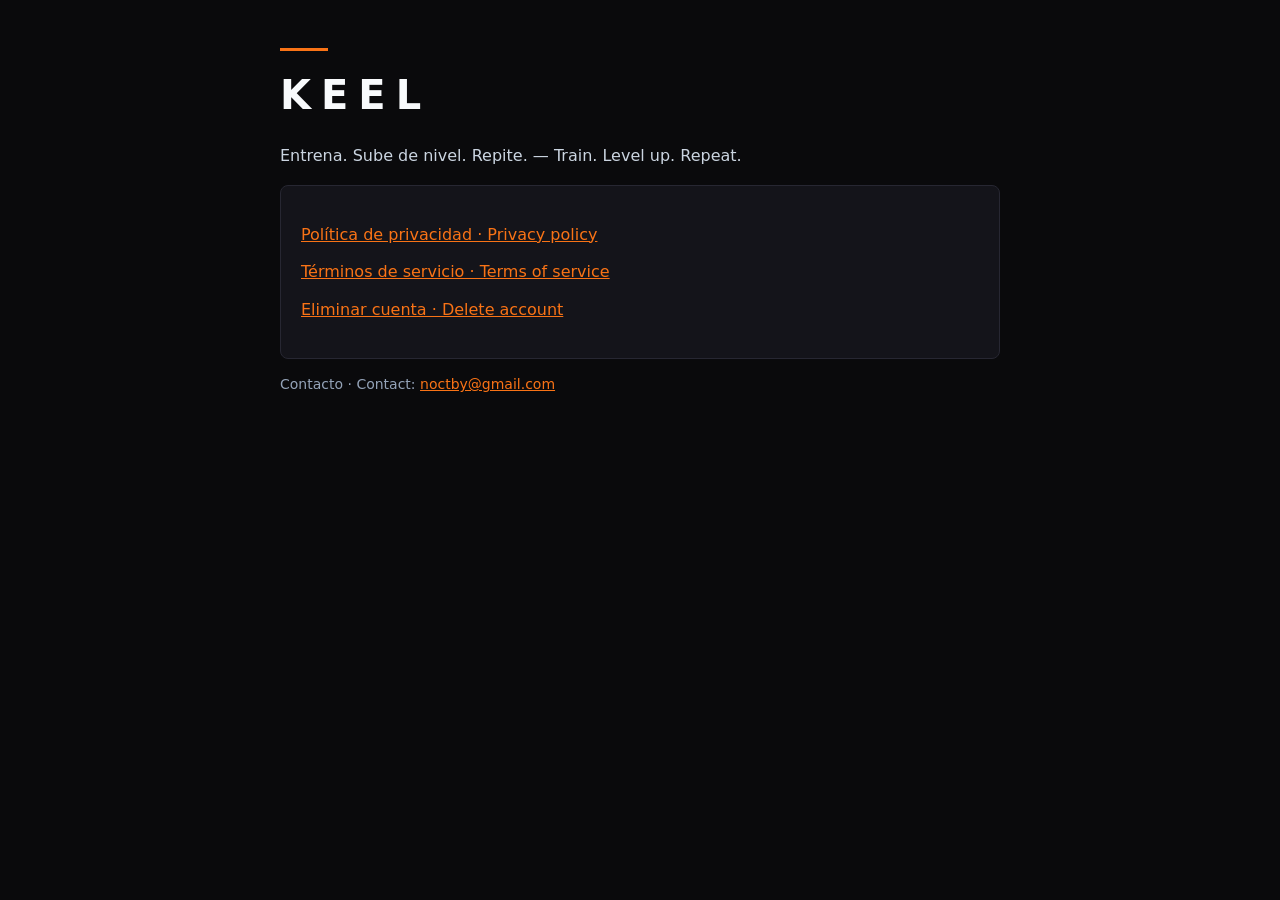
<file: index.html>
<!doctype html>
<html lang="es">
  <head>
    <meta charset="utf-8" />
    <meta name="viewport" content="width=device-width, initial-scale=1" />
    <title>Keel</title>
    <meta name="description" content="Keel: entrena, sube de nivel y repite." />
    <link rel="stylesheet" href="style.css" />
  </head>
  <body>
    <main>
      <header>
        <div class="accent"></div>
        <a class="logo" href="./">KEEL</a>
      </header>

      <p>Entrena. Sube de nivel. Repite. — Train. Level up. Repeat.</p>

      <div class="card">
        <ul class="links">
          <li><a href="privacy.html">Política de privacidad · Privacy policy</a></li>
          <li><a href="terms.html">Términos de servicio · Terms of service</a></li>
          <li><a href="delete-account.html">Eliminar cuenta · Delete account</a></li>
        </ul>
      </div>

      <p class="meta">Contacto · Contact: <a href="mailto:noctby@gmail.com">noctby@gmail.com</a></p>
    </main>
  </body>
</html>
</file>
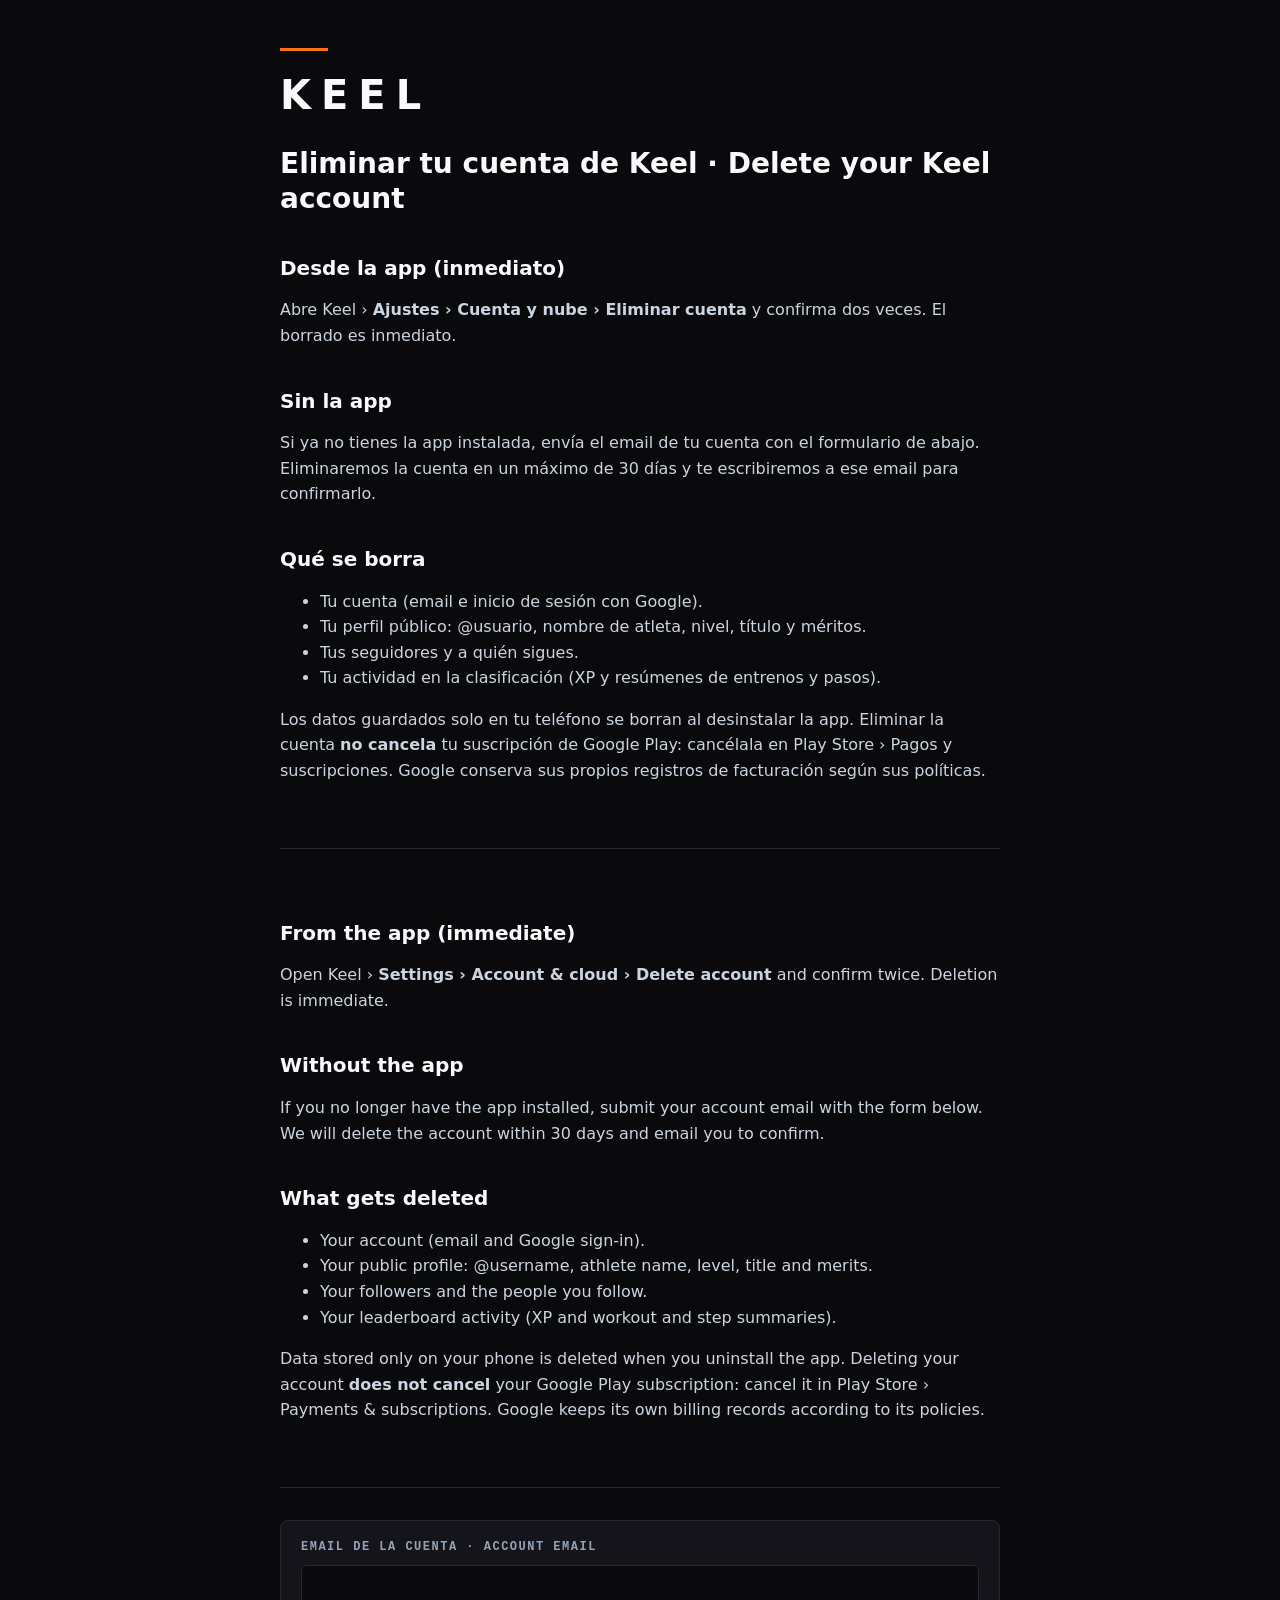
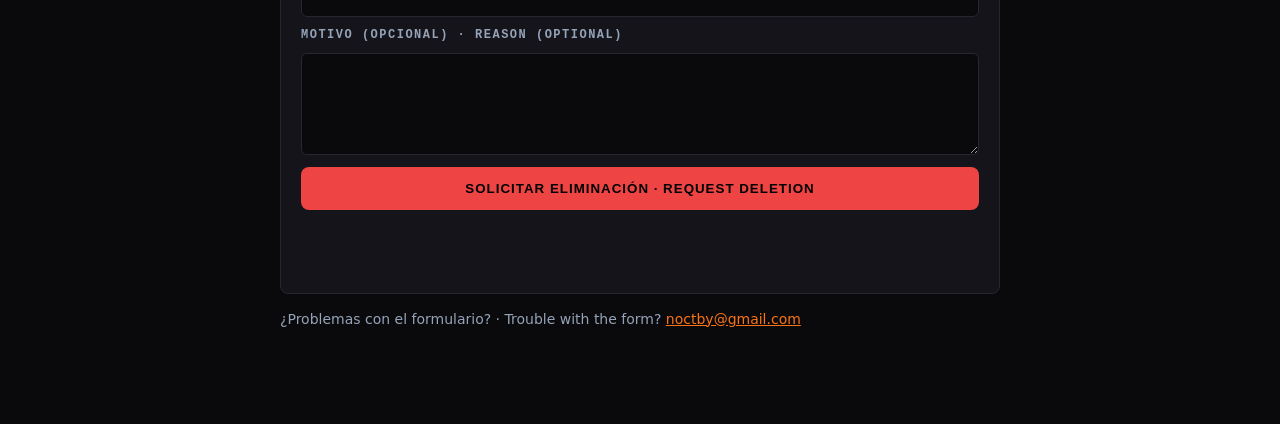
<file: delete-account.html>
<!doctype html>
<html lang="es">
  <head>
    <meta charset="utf-8" />
    <meta name="viewport" content="width=device-width, initial-scale=1" />
    <title>Eliminar cuenta · Delete account · Keel</title>
    <link rel="stylesheet" href="style.css" />
  </head>
  <body>
    <main>
      <header>
        <div class="accent"></div>
        <a class="logo" href="./">KEEL</a>
      </header>

      <h1>Eliminar tu cuenta de Keel · Delete your Keel account</h1>

      <section lang="es">
        <h2>Desde la app (inmediato)</h2>
        <p>Abre Keel › <strong>Ajustes › Cuenta y nube › Eliminar cuenta</strong> y confirma dos veces. El borrado es inmediato.</p>

        <h2>Sin la app</h2>
        <p>
          Si ya no tienes la app instalada, envía el email de tu cuenta con el formulario de abajo. Eliminaremos la cuenta en
          un máximo de 30 días y te escribiremos a ese email para confirmarlo.
        </p>

        <h2>Qué se borra</h2>
        <ul>
          <li>Tu cuenta (email e inicio de sesión con Google).</li>
          <li>Tu perfil público: @usuario, nombre de atleta, nivel, título y méritos.</li>
          <li>Tus seguidores y a quién sigues.</li>
          <li>Tu actividad en la clasificación (XP y resúmenes de entrenos y pasos).</li>
        </ul>
        <p>
          Los datos guardados solo en tu teléfono se borran al desinstalar la app. Eliminar la cuenta <strong>no cancela</strong>
          tu suscripción de Google Play: cancélala en Play Store › Pagos y suscripciones. Google conserva sus propios registros
          de facturación según sus políticas.
        </p>
      </section>

      <section lang="en">
        <h2>From the app (immediate)</h2>
        <p>Open Keel › <strong>Settings › Account &amp; cloud › Delete account</strong> and confirm twice. Deletion is immediate.</p>

        <h2>Without the app</h2>
        <p>
          If you no longer have the app installed, submit your account email with the form below. We will delete the account
          within 30 days and email you to confirm.
        </p>

        <h2>What gets deleted</h2>
        <ul>
          <li>Your account (email and Google sign-in).</li>
          <li>Your public profile: @username, athlete name, level, title and merits.</li>
          <li>Your followers and the people you follow.</li>
          <li>Your leaderboard activity (XP and workout and step summaries).</li>
        </ul>
        <p>
          Data stored only on your phone is deleted when you uninstall the app. Deleting your account <strong>does not
          cancel</strong> your Google Play subscription: cancel it in Play Store › Payments &amp; subscriptions. Google keeps
          its own billing records according to its policies.
        </p>
      </section>

      <section>
        <div class="card">
          <form id="delete-form" novalidate>
            <label for="email">EMAIL DE LA CUENTA · ACCOUNT EMAIL</label>
            <input id="email" name="email" type="email" autocomplete="email" required maxlength="254" />
            <label for="reason">MOTIVO (OPCIONAL) · REASON (OPTIONAL)</label>
            <textarea id="reason" name="reason" rows="3" maxlength="500"></textarea>
            <button type="submit">SOLICITAR ELIMINACIÓN · REQUEST DELETION</button>
            <p id="status" class="status" role="status"></p>
          </form>
        </div>
        <p class="meta">
          ¿Problemas con el formulario? · Trouble with the form?
          <a href="mailto:noctby@gmail.com?subject=Eliminar%20cuenta%20Keel">noctby@gmail.com</a>
        </p>
      </section>
    </main>

    <script>
      // Valores públicos del proyecto de Supabase (los mismos que lleva la app). La tabla solo admite
      // inserciones: nadie puede leer las solicitudes con esta clave.
      const SUPABASE_URL = 'https://ynzowneupargnvjcqfed.supabase.co';
      const SUPABASE_PUBLISHABLE_KEY = 'sb_publishable_AhMJYrGHllOUKTSWBcS70Q_fL5GusAz';

      const form = document.getElementById('delete-form');
      const status = document.getElementById('status');
      const button = form.querySelector('button');
      const EMAIL_PATTERN = /^[^@\s]+@[^@\s]+\.[^@\s]+$/;

      function show(message, tone) {
        status.textContent = message;
        status.className = `status ${tone}`;
      }

      form.addEventListener('submit', async (event) => {
        event.preventDefault();
        const email = form.email.value.trim().toLowerCase();
        const reason = form.reason.value.trim();
        if (!EMAIL_PATTERN.test(email)) {
          show('Introduce un email válido · Enter a valid email.', 'error');
          return;
        }
        button.disabled = true;
        show('Enviando… · Sending…', '');
        const headers = {
          apikey: SUPABASE_PUBLISHABLE_KEY,
          'Content-Type': 'application/json',
          Prefer: 'return=minimal',
        };
        if (SUPABASE_PUBLISHABLE_KEY.startsWith('eyJ')) headers.Authorization = `Bearer ${SUPABASE_PUBLISHABLE_KEY}`;
        try {
          const response = await fetch(`${SUPABASE_URL}/rest/v1/account_deletion_requests`, {
            method: 'POST',
            headers,
            body: JSON.stringify({ email, reason: reason || null }),
          });
          if (!response.ok) throw new Error(String(response.status));
          form.reset();
          show('Solicitud recibida. Te escribiremos en un máximo de 30 días. · Request received. We will email you within 30 days.', 'ok');
        } catch {
          show('No se pudo enviar. Escríbenos por email. · Could not send. Please email us.', 'error');
        } finally {
          button.disabled = false;
        }
      });
    </script>
  </body>
</html>
</file>
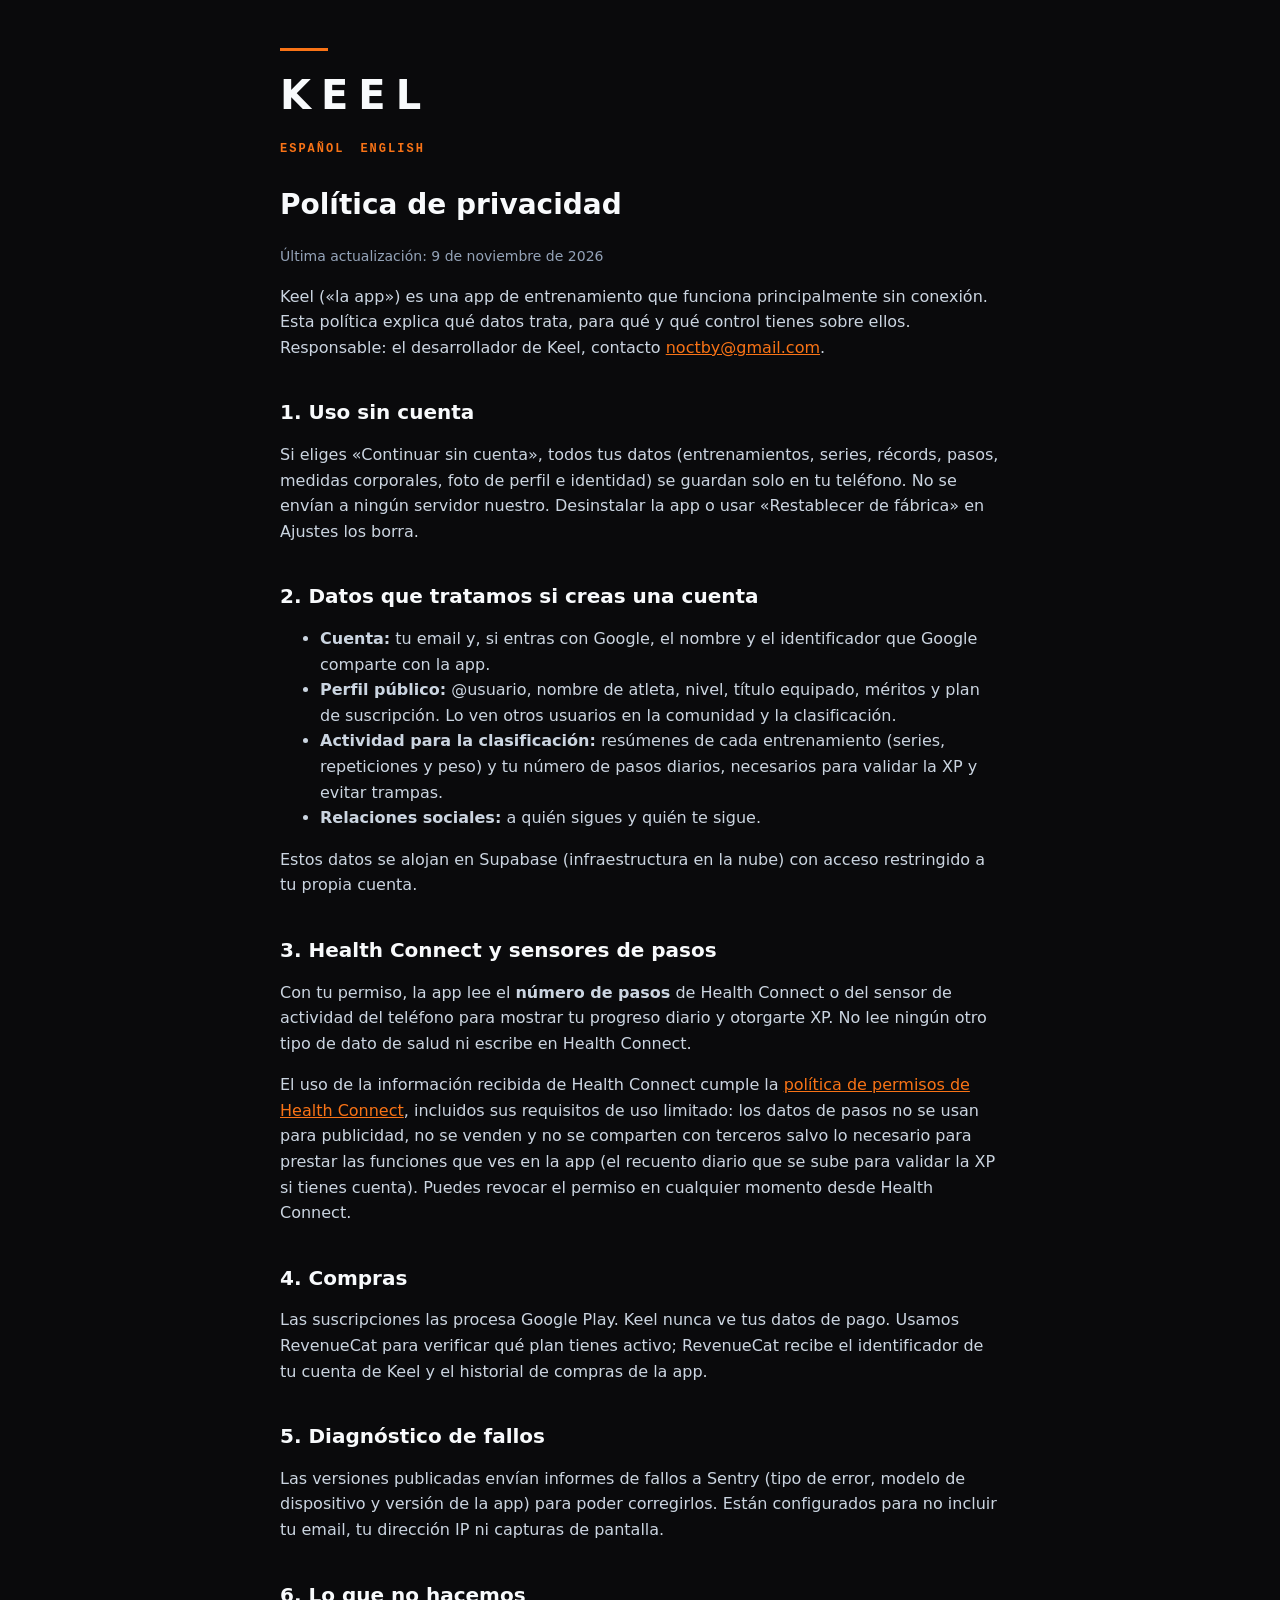
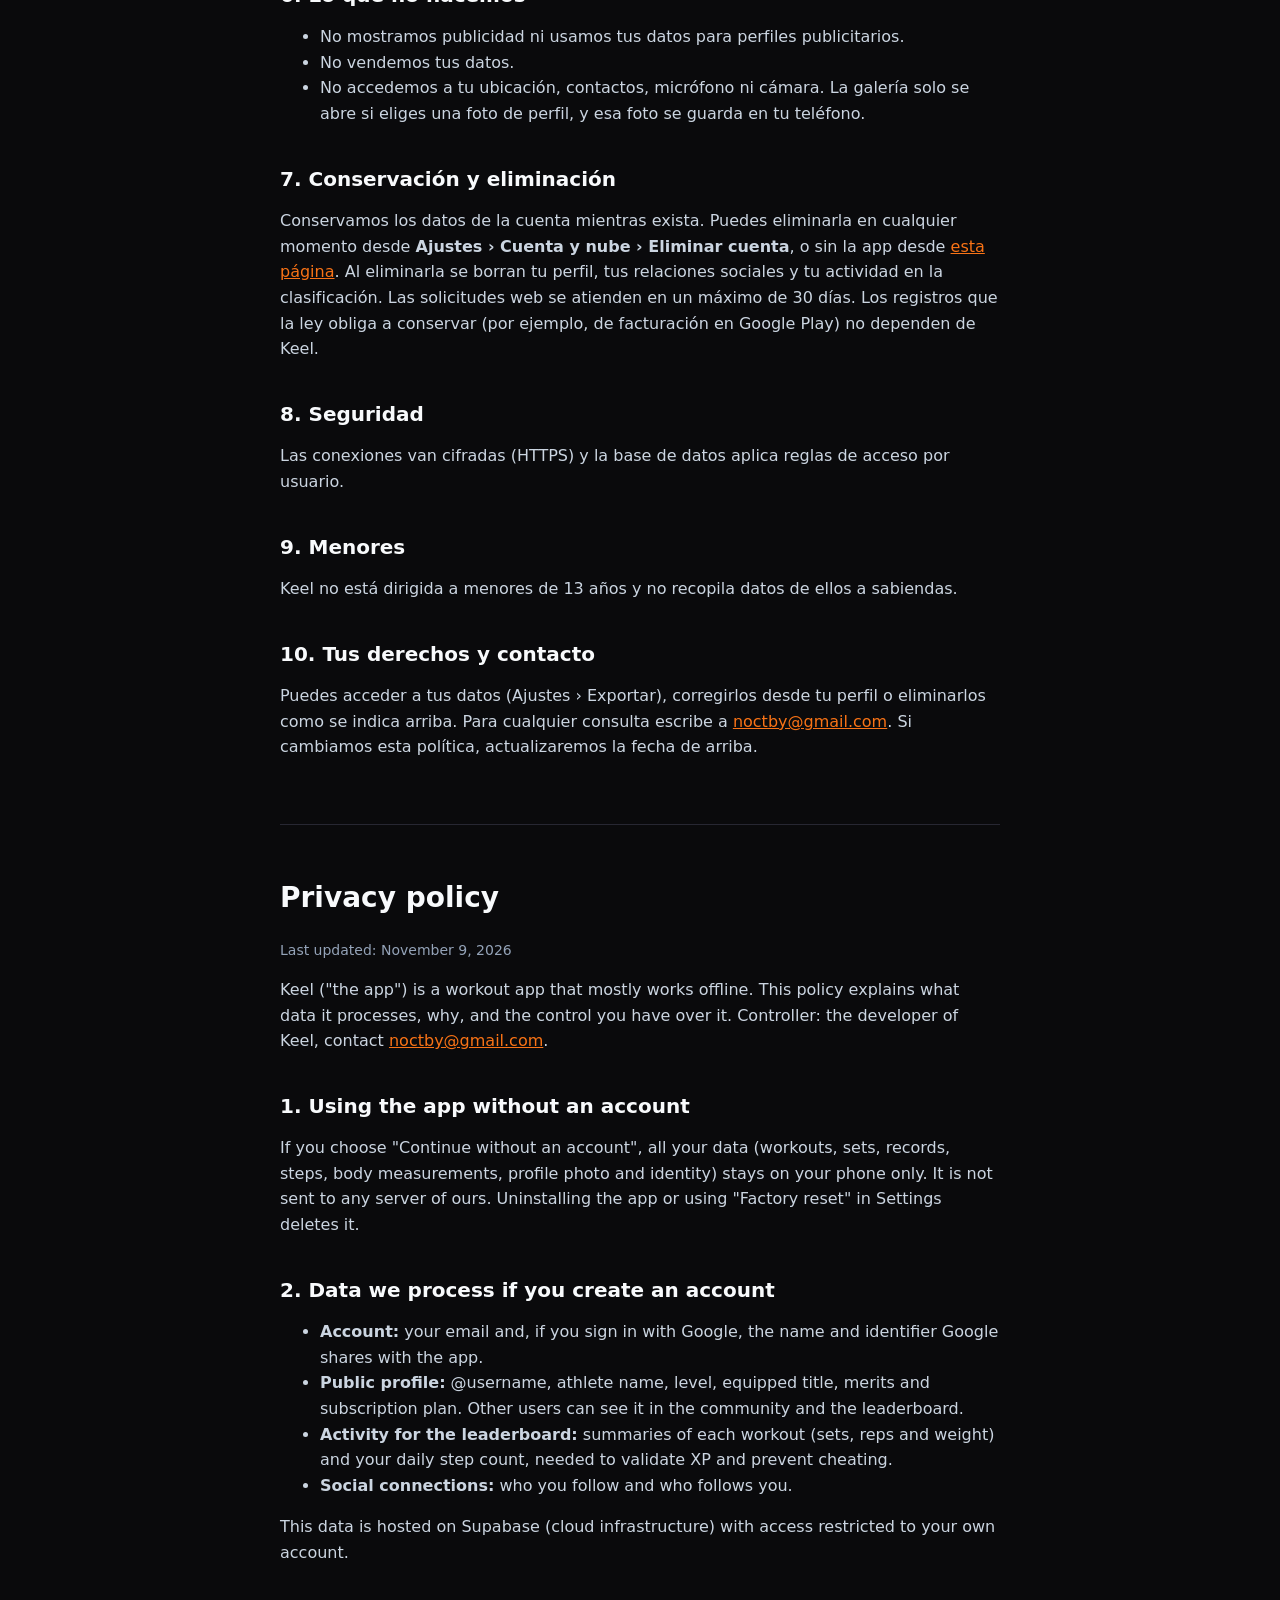
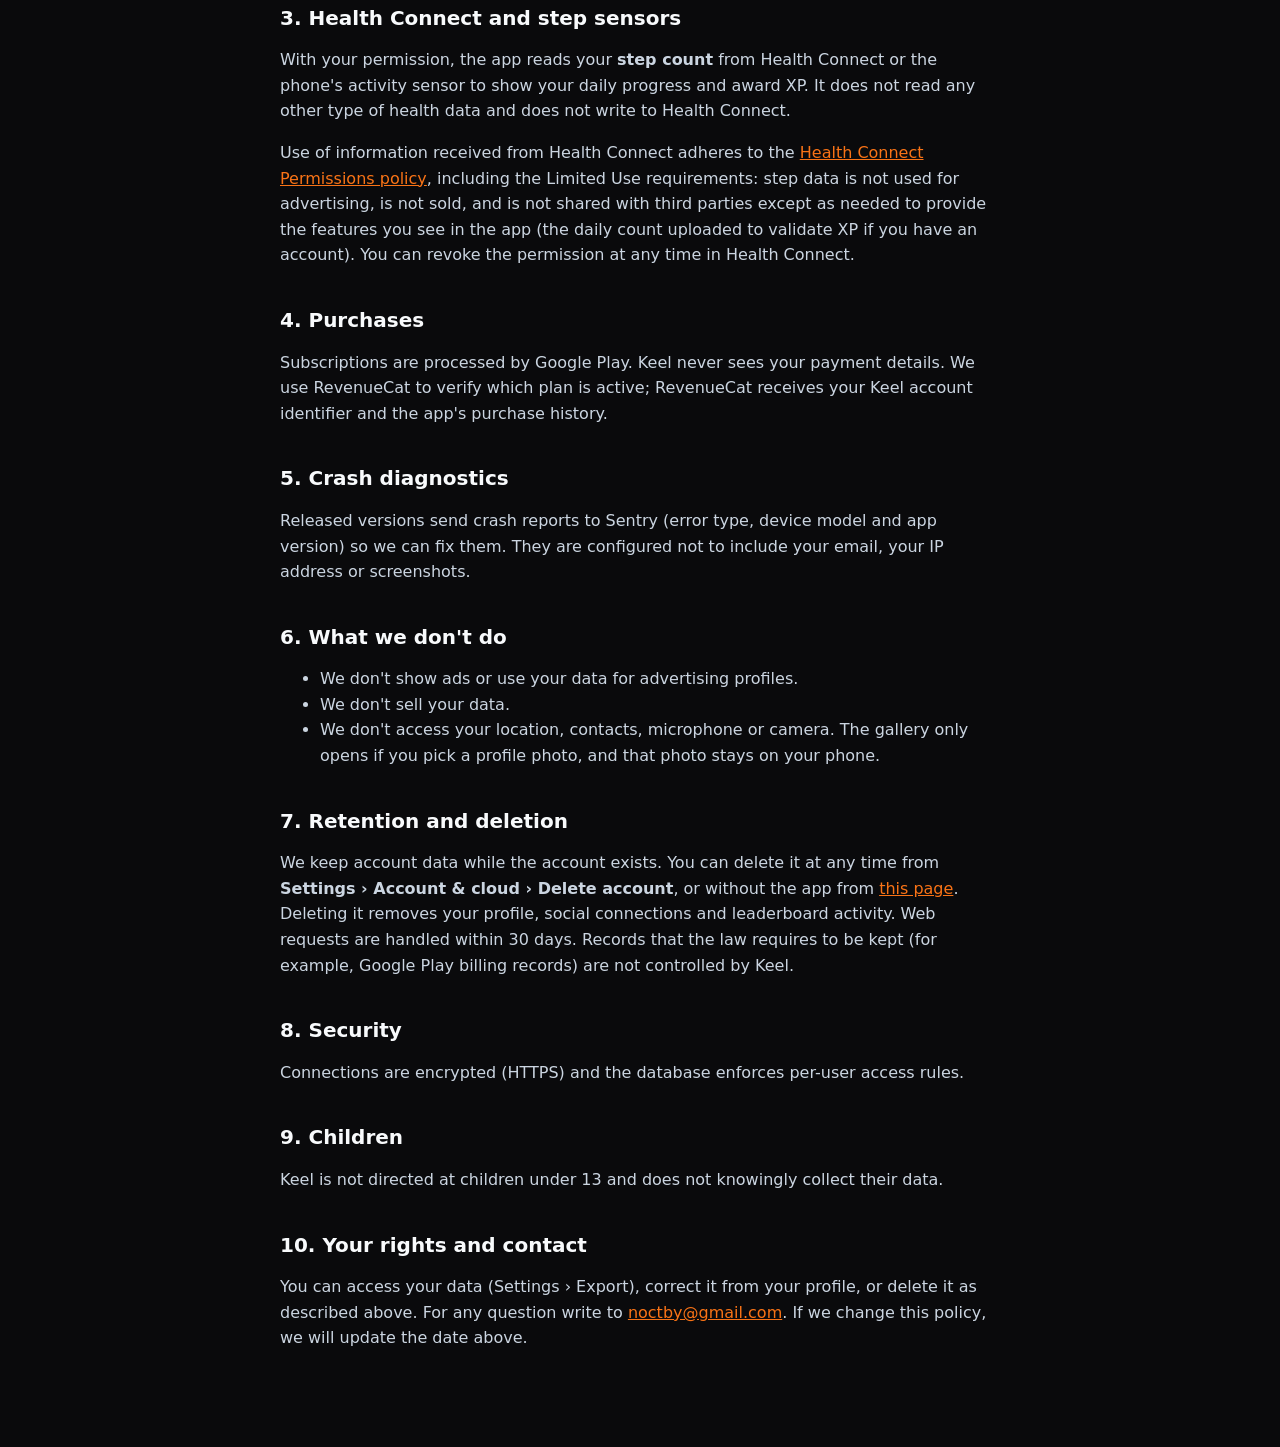
<file: privacy.html>
<!doctype html>
<html lang="es">
  <head>
    <meta charset="utf-8" />
    <meta name="viewport" content="width=device-width, initial-scale=1" />
    <title>Política de privacidad · Keel</title>
    <link rel="stylesheet" href="style.css" />
  </head>
  <body>
    <main>
      <header>
        <div class="accent"></div>
        <a class="logo" href="./">KEEL</a>
      </header>
      <nav class="lang"><a href="#es">ESPAÑOL</a><a href="#en">ENGLISH</a></nav>

      <section id="es" lang="es">
        <h1>Política de privacidad</h1>
        <p class="meta">Última actualización: 9 de noviembre de 2026</p>

        <p>
          Keel («la app») es una app de entrenamiento que funciona principalmente sin conexión. Esta política explica qué datos
          trata, para qué y qué control tienes sobre ellos. Responsable: el desarrollador de Keel, contacto
          <a href="mailto:noctby@gmail.com">noctby@gmail.com</a>.
        </p>

        <h2>1. Uso sin cuenta</h2>
        <p>
          Si eliges «Continuar sin cuenta», todos tus datos (entrenamientos, series, récords, pasos, medidas corporales, foto
          de perfil e identidad) se guardan solo en tu teléfono. No se envían a ningún servidor nuestro. Desinstalar la app o
          usar «Restablecer de fábrica» en Ajustes los borra.
        </p>

        <h2>2. Datos que tratamos si creas una cuenta</h2>
        <ul>
          <li><strong>Cuenta:</strong> tu email y, si entras con Google, el nombre y el identificador que Google comparte con la app.</li>
          <li><strong>Perfil público:</strong> @usuario, nombre de atleta, nivel, título equipado, méritos y plan de suscripción. Lo ven otros usuarios en la comunidad y la clasificación.</li>
          <li><strong>Actividad para la clasificación:</strong> resúmenes de cada entrenamiento (series, repeticiones y peso) y tu número de pasos diarios, necesarios para validar la XP y evitar trampas.</li>
          <li><strong>Relaciones sociales:</strong> a quién sigues y quién te sigue.</li>
        </ul>
        <p>Estos datos se alojan en Supabase (infraestructura en la nube) con acceso restringido a tu propia cuenta.</p>

        <h2>3. Health Connect y sensores de pasos</h2>
        <p>
          Con tu permiso, la app lee el <strong>número de pasos</strong> de Health Connect o del sensor de actividad del
          teléfono para mostrar tu progreso diario y otorgarte XP. No lee ningún otro tipo de dato de salud ni escribe en
          Health Connect.
        </p>
        <p>
          El uso de la información recibida de Health Connect cumple la
          <a href="https://support.google.com/googleplay/android-developer/answer/12991134">política de permisos de Health Connect</a>,
          incluidos sus requisitos de uso limitado: los datos de pasos no se usan para publicidad, no se venden y no se
          comparten con terceros salvo lo necesario para prestar las funciones que ves en la app (el recuento diario que se
          sube para validar la XP si tienes cuenta). Puedes revocar el permiso en cualquier momento desde Health Connect.
        </p>

        <h2>4. Compras</h2>
        <p>
          Las suscripciones las procesa Google Play. Keel nunca ve tus datos de pago. Usamos RevenueCat para verificar qué
          plan tienes activo; RevenueCat recibe el identificador de tu cuenta de Keel y el historial de compras de la app.
        </p>

        <h2>5. Diagnóstico de fallos</h2>
        <p>
          Las versiones publicadas envían informes de fallos a Sentry (tipo de error, modelo de dispositivo y versión de la
          app) para poder corregirlos. Están configurados para no incluir tu email, tu dirección IP ni capturas de pantalla.
        </p>

        <h2>6. Lo que no hacemos</h2>
        <ul>
          <li>No mostramos publicidad ni usamos tus datos para perfiles publicitarios.</li>
          <li>No vendemos tus datos.</li>
          <li>No accedemos a tu ubicación, contactos, micrófono ni cámara. La galería solo se abre si eliges una foto de perfil, y esa foto se guarda en tu teléfono.</li>
        </ul>

        <h2>7. Conservación y eliminación</h2>
        <p>
          Conservamos los datos de la cuenta mientras exista. Puedes eliminarla en cualquier momento desde
          <strong>Ajustes › Cuenta y nube › Eliminar cuenta</strong>, o sin la app desde
          <a href="delete-account.html">esta página</a>. Al eliminarla se borran tu perfil, tus relaciones sociales y tu
          actividad en la clasificación. Las solicitudes web se atienden en un máximo de 30 días. Los registros que la ley
          obliga a conservar (por ejemplo, de facturación en Google Play) no dependen de Keel.
        </p>

        <h2>8. Seguridad</h2>
        <p>Las conexiones van cifradas (HTTPS) y la base de datos aplica reglas de acceso por usuario.</p>

        <h2>9. Menores</h2>
        <p>Keel no está dirigida a menores de 13 años y no recopila datos de ellos a sabiendas.</p>

        <h2>10. Tus derechos y contacto</h2>
        <p>
          Puedes acceder a tus datos (Ajustes › Exportar), corregirlos desde tu perfil o eliminarlos como se indica arriba.
          Para cualquier consulta escribe a <a href="mailto:noctby@gmail.com">noctby@gmail.com</a>. Si cambiamos
          esta política, actualizaremos la fecha de arriba.
        </p>
      </section>

      <section id="en" lang="en">
        <h1>Privacy policy</h1>
        <p class="meta">Last updated: November 9, 2026</p>

        <p>
          Keel ("the app") is a workout app that mostly works offline. This policy explains what data it processes, why, and
          the control you have over it. Controller: the developer of Keel, contact
          <a href="mailto:noctby@gmail.com">noctby@gmail.com</a>.
        </p>

        <h2>1. Using the app without an account</h2>
        <p>
          If you choose "Continue without an account", all your data (workouts, sets, records, steps, body measurements,
          profile photo and identity) stays on your phone only. It is not sent to any server of ours. Uninstalling the app or
          using "Factory reset" in Settings deletes it.
        </p>

        <h2>2. Data we process if you create an account</h2>
        <ul>
          <li><strong>Account:</strong> your email and, if you sign in with Google, the name and identifier Google shares with the app.</li>
          <li><strong>Public profile:</strong> @username, athlete name, level, equipped title, merits and subscription plan. Other users can see it in the community and the leaderboard.</li>
          <li><strong>Activity for the leaderboard:</strong> summaries of each workout (sets, reps and weight) and your daily step count, needed to validate XP and prevent cheating.</li>
          <li><strong>Social connections:</strong> who you follow and who follows you.</li>
        </ul>
        <p>This data is hosted on Supabase (cloud infrastructure) with access restricted to your own account.</p>

        <h2>3. Health Connect and step sensors</h2>
        <p>
          With your permission, the app reads your <strong>step count</strong> from Health Connect or the phone's activity
          sensor to show your daily progress and award XP. It does not read any other type of health data and does not write
          to Health Connect.
        </p>
        <p>
          Use of information received from Health Connect adheres to the
          <a href="https://support.google.com/googleplay/android-developer/answer/12991134">Health Connect Permissions policy</a>,
          including the Limited Use requirements: step data is not used for advertising, is not sold, and is not shared with
          third parties except as needed to provide the features you see in the app (the daily count uploaded to validate XP
          if you have an account). You can revoke the permission at any time in Health Connect.
        </p>

        <h2>4. Purchases</h2>
        <p>
          Subscriptions are processed by Google Play. Keel never sees your payment details. We use RevenueCat to verify which
          plan is active; RevenueCat receives your Keel account identifier and the app's purchase history.
        </p>

        <h2>5. Crash diagnostics</h2>
        <p>
          Released versions send crash reports to Sentry (error type, device model and app version) so we can fix them. They
          are configured not to include your email, your IP address or screenshots.
        </p>

        <h2>6. What we don't do</h2>
        <ul>
          <li>We don't show ads or use your data for advertising profiles.</li>
          <li>We don't sell your data.</li>
          <li>We don't access your location, contacts, microphone or camera. The gallery only opens if you pick a profile photo, and that photo stays on your phone.</li>
        </ul>

        <h2>7. Retention and deletion</h2>
        <p>
          We keep account data while the account exists. You can delete it at any time from
          <strong>Settings › Account &amp; cloud › Delete account</strong>, or without the app from
          <a href="delete-account.html">this page</a>. Deleting it removes your profile, social connections and leaderboard
          activity. Web requests are handled within 30 days. Records that the law requires to be kept (for example, Google
          Play billing records) are not controlled by Keel.
        </p>

        <h2>8. Security</h2>
        <p>Connections are encrypted (HTTPS) and the database enforces per-user access rules.</p>

        <h2>9. Children</h2>
        <p>Keel is not directed at children under 13 and does not knowingly collect their data.</p>

        <h2>10. Your rights and contact</h2>
        <p>
          You can access your data (Settings › Export), correct it from your profile, or delete it as described above. For any
          question write to <a href="mailto:noctby@gmail.com">noctby@gmail.com</a>. If we change this policy, we
          will update the date above.
        </p>
      </section>
    </main>
  </body>
</html>
</file>
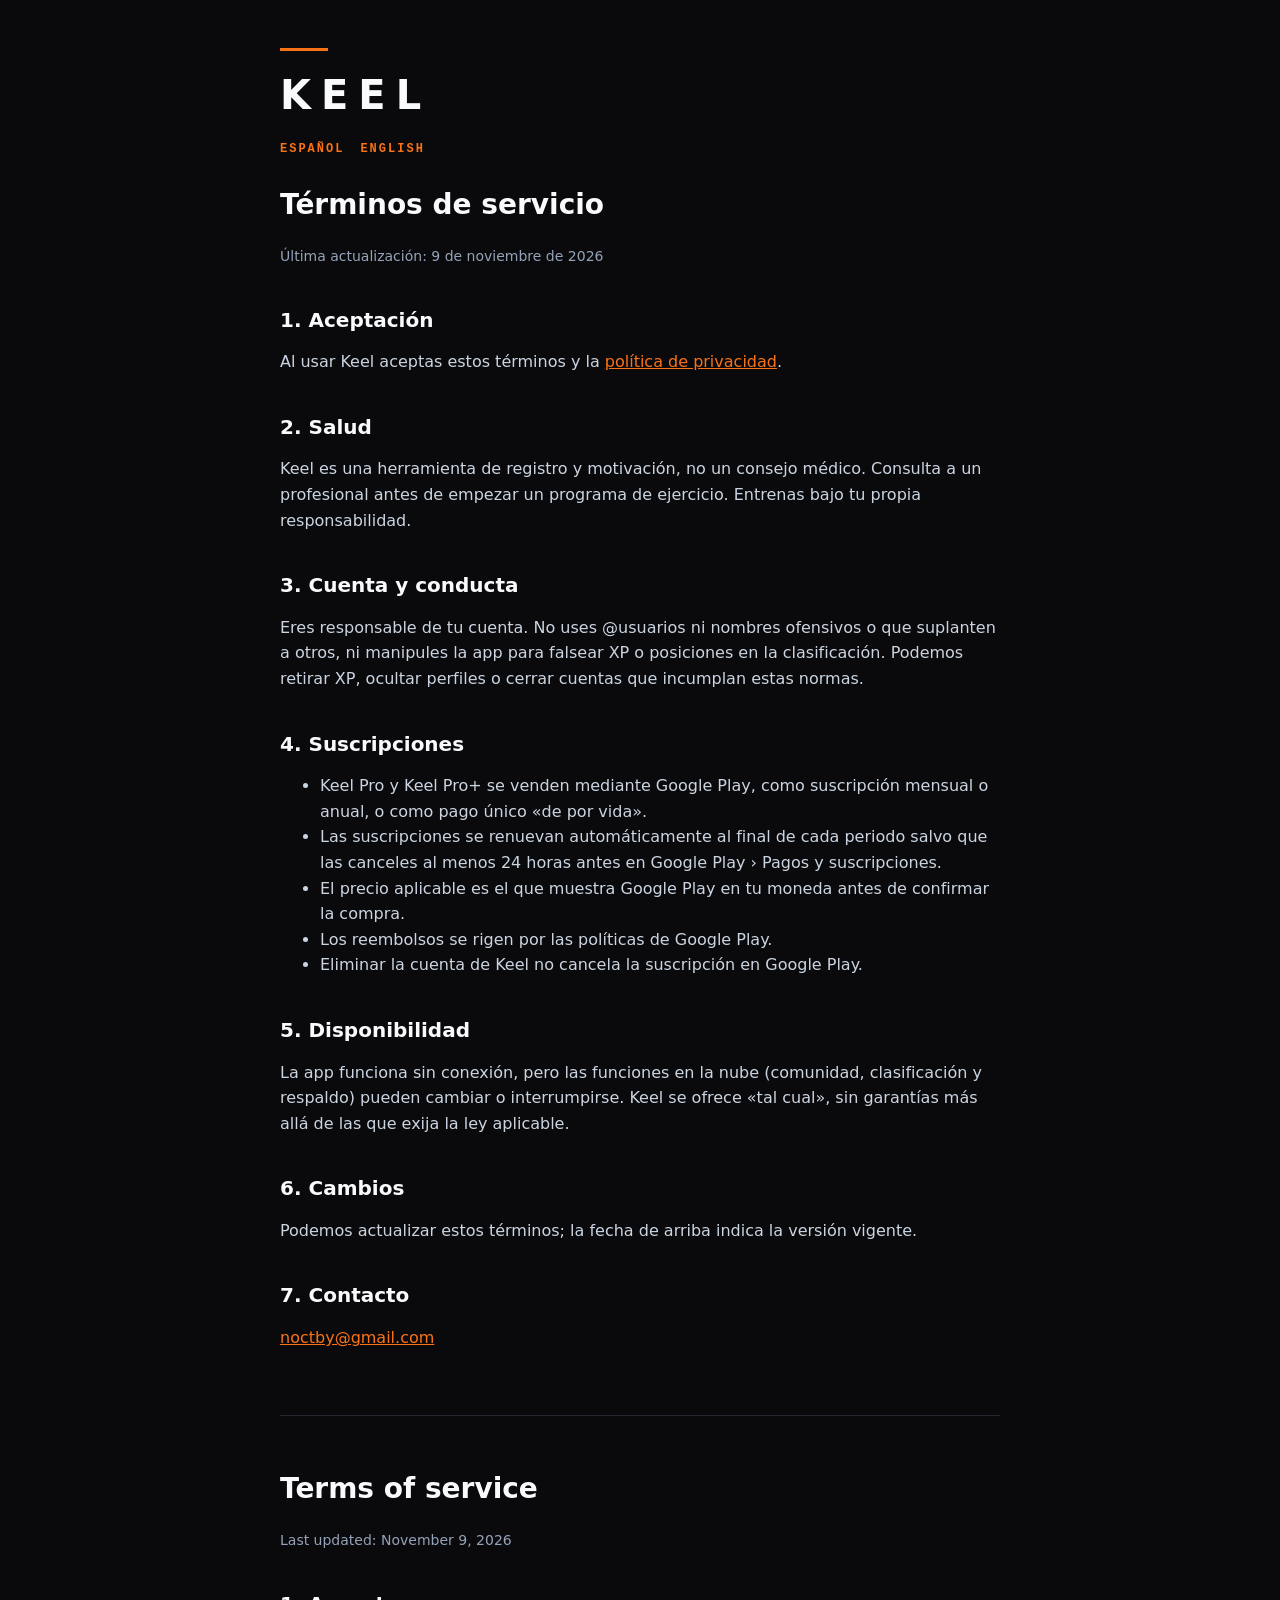
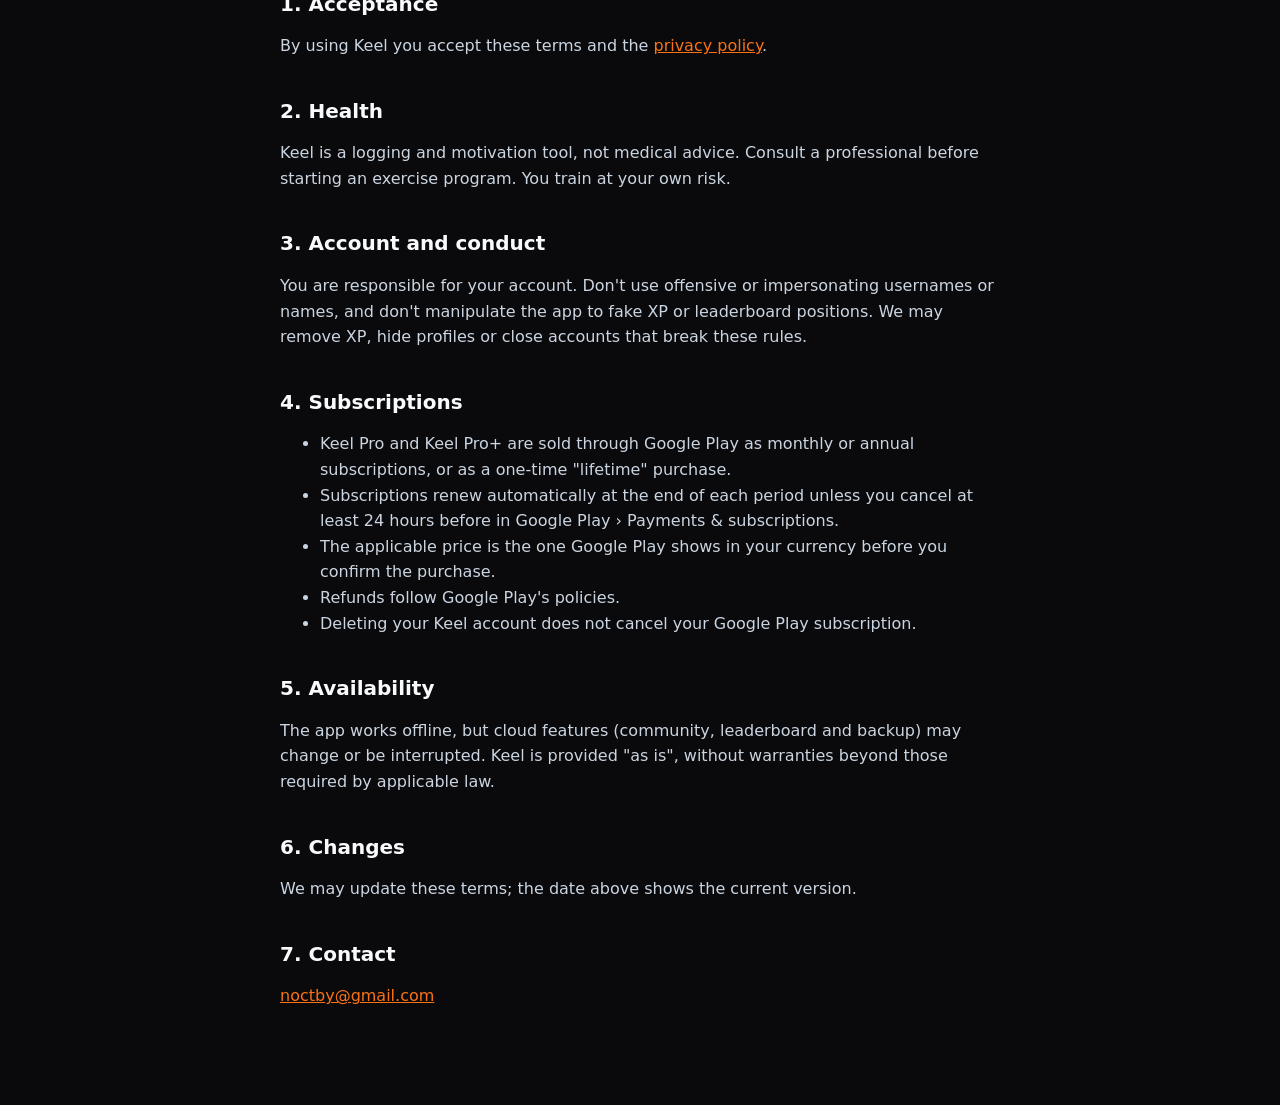
<file: terms.html>
<!doctype html>
<html lang="es">
  <head>
    <meta charset="utf-8" />
    <meta name="viewport" content="width=device-width, initial-scale=1" />
    <title>Términos de servicio · Keel</title>
    <link rel="stylesheet" href="style.css" />
  </head>
  <body>
    <main>
      <header>
        <div class="accent"></div>
        <a class="logo" href="./">KEEL</a>
      </header>
      <nav class="lang"><a href="#es">ESPAÑOL</a><a href="#en">ENGLISH</a></nav>

      <section id="es" lang="es">
        <h1>Términos de servicio</h1>
        <p class="meta">Última actualización: 9 de noviembre de 2026</p>

        <h2>1. Aceptación</h2>
        <p>Al usar Keel aceptas estos términos y la <a href="privacy.html">política de privacidad</a>.</p>

        <h2>2. Salud</h2>
        <p>
          Keel es una herramienta de registro y motivación, no un consejo médico. Consulta a un profesional antes de empezar un
          programa de ejercicio. Entrenas bajo tu propia responsabilidad.
        </p>

        <h2>3. Cuenta y conducta</h2>
        <p>
          Eres responsable de tu cuenta. No uses @usuarios ni nombres ofensivos o que suplanten a otros, ni manipules la app
          para falsear XP o posiciones en la clasificación. Podemos retirar XP, ocultar perfiles o cerrar cuentas que
          incumplan estas normas.
        </p>

        <h2>4. Suscripciones</h2>
        <ul>
          <li>Keel Pro y Keel Pro+ se venden mediante Google Play, como suscripción mensual o anual, o como pago único «de por vida».</li>
          <li>Las suscripciones se renuevan automáticamente al final de cada periodo salvo que las canceles al menos 24 horas antes en Google Play › Pagos y suscripciones.</li>
          <li>El precio aplicable es el que muestra Google Play en tu moneda antes de confirmar la compra.</li>
          <li>Los reembolsos se rigen por las políticas de Google Play.</li>
          <li>Eliminar la cuenta de Keel no cancela la suscripción en Google Play.</li>
        </ul>

        <h2>5. Disponibilidad</h2>
        <p>
          La app funciona sin conexión, pero las funciones en la nube (comunidad, clasificación y respaldo) pueden cambiar o
          interrumpirse. Keel se ofrece «tal cual», sin garantías más allá de las que exija la ley aplicable.
        </p>

        <h2>6. Cambios</h2>
        <p>Podemos actualizar estos términos; la fecha de arriba indica la versión vigente.</p>

        <h2>7. Contacto</h2>
        <p><a href="mailto:noctby@gmail.com">noctby@gmail.com</a></p>
      </section>

      <section id="en" lang="en">
        <h1>Terms of service</h1>
        <p class="meta">Last updated: November 9, 2026</p>

        <h2>1. Acceptance</h2>
        <p>By using Keel you accept these terms and the <a href="privacy.html">privacy policy</a>.</p>

        <h2>2. Health</h2>
        <p>
          Keel is a logging and motivation tool, not medical advice. Consult a professional before starting an exercise
          program. You train at your own risk.
        </p>

        <h2>3. Account and conduct</h2>
        <p>
          You are responsible for your account. Don't use offensive or impersonating usernames or names, and don't manipulate
          the app to fake XP or leaderboard positions. We may remove XP, hide profiles or close accounts that break these rules.
        </p>

        <h2>4. Subscriptions</h2>
        <ul>
          <li>Keel Pro and Keel Pro+ are sold through Google Play as monthly or annual subscriptions, or as a one-time "lifetime" purchase.</li>
          <li>Subscriptions renew automatically at the end of each period unless you cancel at least 24 hours before in Google Play › Payments &amp; subscriptions.</li>
          <li>The applicable price is the one Google Play shows in your currency before you confirm the purchase.</li>
          <li>Refunds follow Google Play's policies.</li>
          <li>Deleting your Keel account does not cancel your Google Play subscription.</li>
        </ul>

        <h2>5. Availability</h2>
        <p>
          The app works offline, but cloud features (community, leaderboard and backup) may change or be interrupted. Keel is
          provided "as is", without warranties beyond those required by applicable law.
        </p>

        <h2>6. Changes</h2>
        <p>We may update these terms; the date above shows the current version.</p>

        <h2>7. Contact</h2>
        <p><a href="mailto:noctby@gmail.com">noctby@gmail.com</a></p>
      </section>
    </main>
  </body>
</html>
</file>
<file: style.css>
:root {
  color-scheme: dark;
  --bg: #0a0a0c;
  --surface: #14141a;
  --border: #272732;
  --text: #f8fafc;
  --soft: #cbd5e1;
  --muted: #94a3b8;
  --forge: #f97316;
  --danger: #ef4444;
}

* {
  box-sizing: border-box;
}

body {
  margin: 0;
  background: var(--bg);
  color: var(--soft);
  font: 16px/1.6 system-ui, -apple-system, 'Segoe UI', Roboto, sans-serif;
}

main {
  max-width: 760px;
  margin: 0 auto;
  padding: 48px 20px 80px;
}

header .logo {
  color: var(--text);
  font-size: 40px;
  font-weight: 900;
  letter-spacing: 10px;
  text-decoration: none;
}

header .accent {
  width: 48px;
  height: 3px;
  margin-bottom: 12px;
  background: var(--forge);
}

nav.lang {
  margin: 16px 0 32px;
  font: 700 12px/1 ui-monospace, monospace;
  letter-spacing: 2px;
}

nav.lang a {
  margin-right: 16px;
  color: var(--forge);
  text-decoration: none;
}

h1,
h2,
h3 {
  color: var(--text);
  line-height: 1.25;
}

h1 {
  font-size: 28px;
}

h2 {
  margin-top: 40px;
  font-size: 20px;
}

a {
  color: var(--forge);
}

section + section {
  margin-top: 64px;
  padding-top: 32px;
  border-top: 1px solid var(--border);
}

.meta {
  color: var(--muted);
  font-size: 14px;
}

.card {
  padding: 20px;
  border: 1px solid var(--border);
  border-radius: 8px;
  background: var(--surface);
}

ul.links {
  padding: 0;
  list-style: none;
}

ul.links li {
  margin: 12px 0;
}

form {
  display: grid;
  gap: 12px;
}

label {
  color: var(--muted);
  font: 700 12px/1 ui-monospace, monospace;
  letter-spacing: 1.5px;
}

input,
textarea {
  width: 100%;
  padding: 12px;
  border: 1px solid var(--border);
  border-radius: 6px;
  background: var(--bg);
  color: var(--text);
  font: inherit;
}

button {
  padding: 14px;
  border: 0;
  border-radius: 8px;
  background: var(--danger);
  color: #000;
  font-weight: 900;
  letter-spacing: 1px;
  cursor: pointer;
}

button:disabled {
  opacity: 0.5;
  cursor: default;
}

.status {
  min-height: 1.6em;
  font-size: 14px;
}

.status.error {
  color: var(--danger);
}

.status.ok {
  color: #22c55e;
}
</file>
